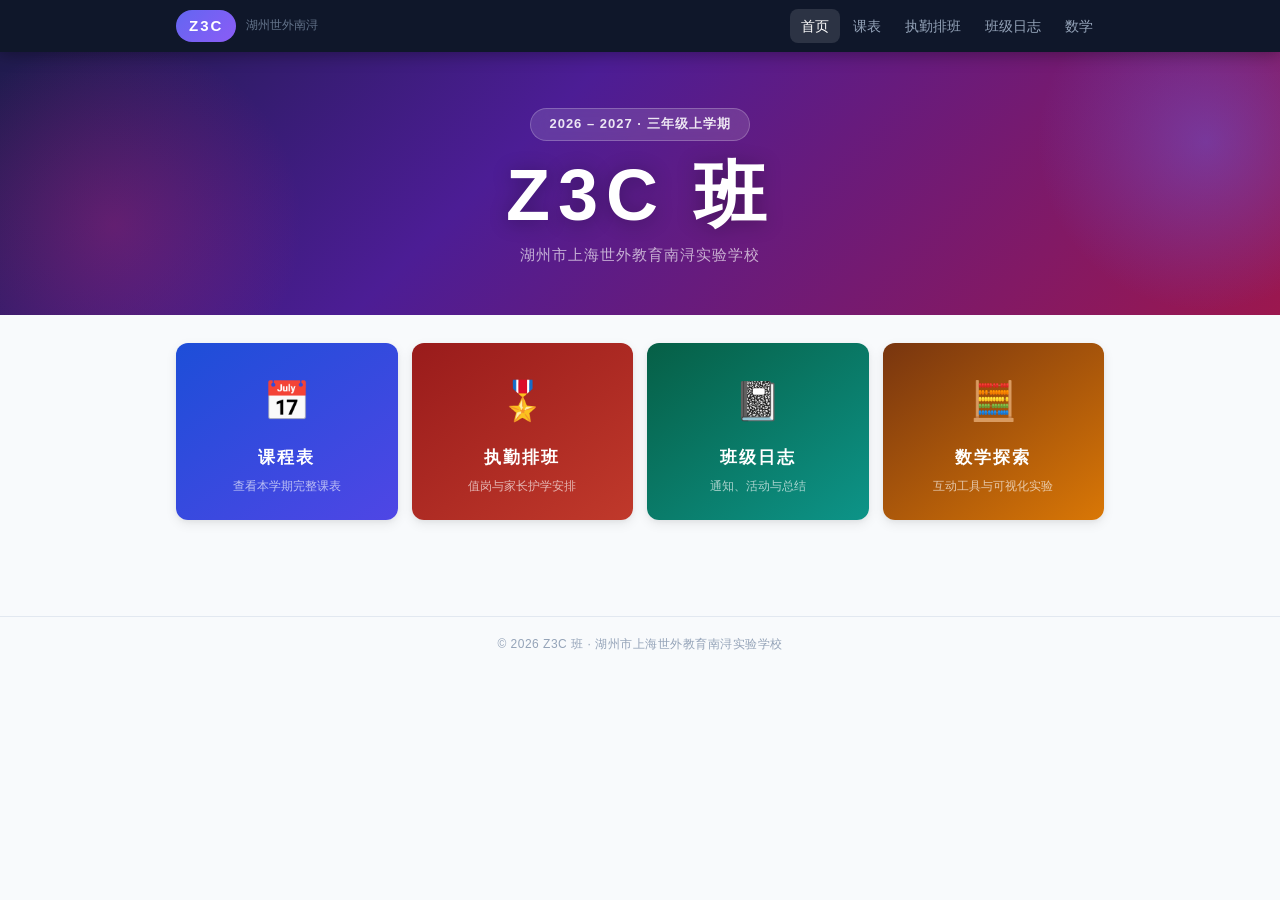
<file: index.html>
<!DOCTYPE html>
<html lang="zh-CN">
<head>
  <meta charset="UTF-8">
  <meta name="viewport" content="width=device-width, initial-scale=1.0">
  <title>Z3C 班 · 主页</title>
  <link rel="stylesheet" href="css/style.css">
</head>
<body>

<nav>
  <div class="nav-inner">
    <a class="nav-brand" href="index.html">
      <span class="class-badge">Z3C</span>
      <span class="school-name">湖州世外南浔</span>
    </a>
    <ul class="nav-links">
      <li><a href="index.html" class="active">首页</a></li>
      <li><a href="schedule.html">课表</a></li>
      <li><a href="duty.html">执勤排班</a></li>
      <li><a href="journal.html">班级日志</a></li>
      <li><a href="math.html">数学</a></li>
    </ul>
  </div>
</nav>

<!-- Hero -->
<div class="hero">
  <div class="hero-inner">
    <div class="hero-chip">2026 – 2027 · 三年级上学期</div>
    <h1>Z3C 班</h1>
    <p class="hero-sub">湖州市上海世外教育南浔实验学校</p>
  </div>
</div>

<main class="page">
  <div class="nav-grid">
    <a href="schedule.html" class="nav-card nav-card-blue">
      <div class="card-icon">📅</div>
      <div class="card-label">课程表</div>
      <div class="card-desc">查看本学期完整课表</div>
    </a>
    <a href="duty.html" class="nav-card nav-card-red">
      <div class="card-icon">🎖️</div>
      <div class="card-label">执勤排班</div>
      <div class="card-desc">值岗与家长护学安排</div>
    </a>
    <a href="journal.html" class="nav-card nav-card-green">
      <div class="card-icon">📓</div>
      <div class="card-label">班级日志</div>
      <div class="card-desc">通知、活动与总结</div>
    </a>
    <a href="math.html" class="nav-card nav-card-amber">
      <div class="card-icon">🧮</div>
      <div class="card-label">数学探索</div>
      <div class="card-desc">互动工具与可视化实验</div>
    </a>
  </div>
</main>

<footer>© 2026 Z3C 班 · 湖州市上海世外教育南浔实验学校</footer>

</body>
</html>
</file>
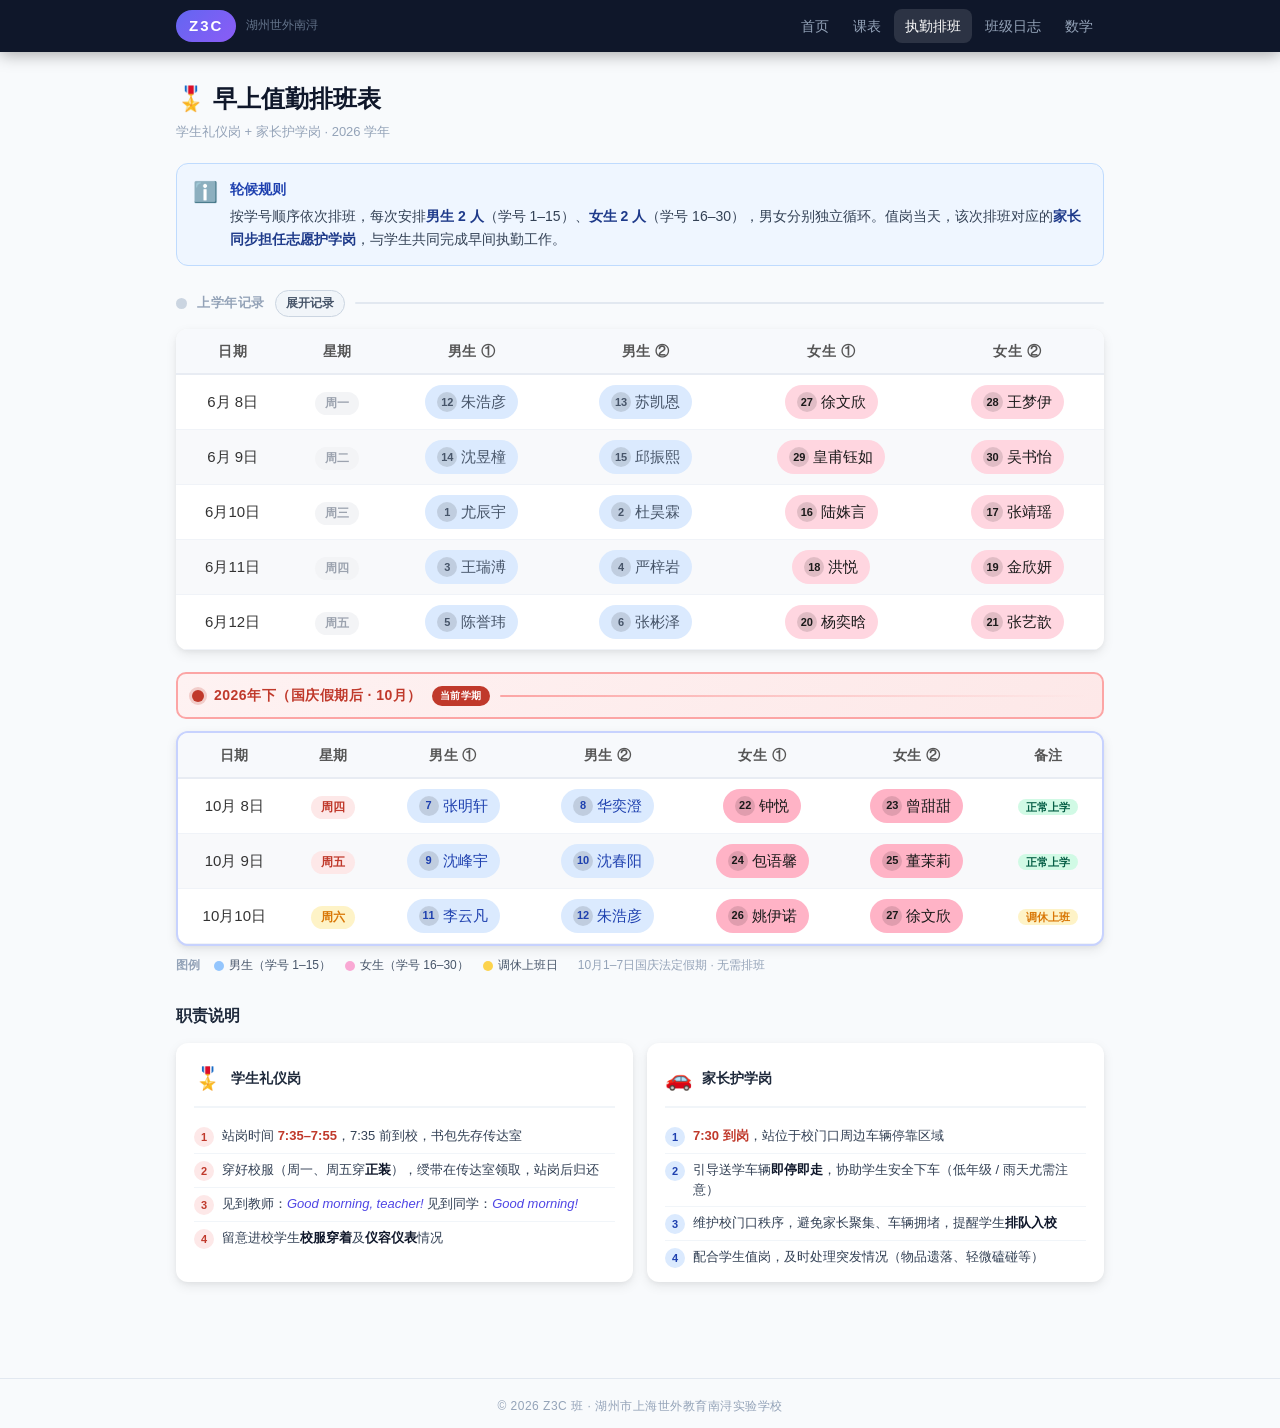
<file: duty.html>
<!DOCTYPE html>
<html lang="zh-CN">
<head>
  <meta charset="UTF-8">
  <meta name="viewport" content="width=device-width, initial-scale=1.0">
  <title>执勤排班 · Z3C 班</title>
  <link rel="stylesheet" href="css/style.css">
</head>
<body>

<nav>
  <div class="nav-inner">
    <a class="nav-brand" href="index.html">
      <span class="class-badge">Z3C</span>
      <span class="school-name">湖州世外南浔</span>
    </a>
    <ul class="nav-links">
      <li><a href="index.html">首页</a></li>
      <li><a href="schedule.html">课表</a></li>
      <li><a href="duty.html" class="active">执勤排班</a></li>
      <li><a href="journal.html">班级日志</a></li>
      <li><a href="math.html">数学</a></li>
    </ul>
  </div>
</nav>

<main class="page">
  <div class="page-header">
    <h1>🎖️ 早上值勤排班表</h1>
    <p>学生礼仪岗 + 家长护学岗 · 2026 学年</p>
  </div>

  <!-- ── 轮候规则说明 ── -->
  <div class="duty-rule-card">
    <span class="duty-rule-icon">ℹ️</span>
    <div class="duty-rule-body">
      <div class="duty-rule-title">轮候规则</div>
      <p>按学号顺序依次排班，每次安排<strong>男生 2 人</strong>（学号 1–15）、<strong>女生 2 人</strong>（学号 16–30），男女分别独立循环。值岗当天，该次排班对应的<strong>家长同步担任志愿护学岗</strong>，与学生共同完成早间执勤工作。</p>
    </div>
  </div>

  <!-- ── 上学年历史记录 ── -->
  <div class="section-block sec-past">
    <div class="s-dot"></div>
    <span class="s-label">上学年记录</span>
    <div class="s-line"></div>
  </div>

  <div class="duty-table-wrap">
    <table class="duty-table">
      <thead>
        <tr>
          <th>日期</th>
          <th>星期</th>
          <th>男生 ①</th>
          <th>男生 ②</th>
          <th>女生 ①</th>
          <th>女生 ②</th>
        </tr>
      </thead>
      <tbody>
        <tr>
          <td>6月 8日</td>
          <td><span class="wk-pill wk-past">周一</span></td>
          <td><span class="chip chip-boy-past"><span class="num">12</span>朱浩彦</span></td>
          <td><span class="chip chip-boy-past"><span class="num">13</span>苏凯恩</span></td>
          <td><span class="chip chip-girl-past"><span class="num">27</span>徐文欣</span></td>
          <td><span class="chip chip-girl-past"><span class="num">28</span>王梦伊</span></td>
        </tr>
        <tr>
          <td>6月 9日</td>
          <td><span class="wk-pill wk-past">周二</span></td>
          <td><span class="chip chip-boy-past"><span class="num">14</span>沈昱橦</span></td>
          <td><span class="chip chip-boy-past"><span class="num">15</span>邱振熙</span></td>
          <td><span class="chip chip-girl-past"><span class="num">29</span>皇甫钰如</span></td>
          <td><span class="chip chip-girl-past"><span class="num">30</span>吴书怡</span></td>
        </tr>
        <tr>
          <td>6月10日</td>
          <td><span class="wk-pill wk-past">周三</span></td>
          <td><span class="chip chip-boy-past"><span class="num">1</span>尤辰宇</span></td>
          <td><span class="chip chip-boy-past"><span class="num">2</span>杜昊霖</span></td>
          <td><span class="chip chip-girl-past"><span class="num">16</span>陆姝言</span></td>
          <td><span class="chip chip-girl-past"><span class="num">17</span>张靖瑶</span></td>
        </tr>
        <tr>
          <td>6月11日</td>
          <td><span class="wk-pill wk-past">周四</span></td>
          <td><span class="chip chip-boy-past"><span class="num">3</span>王瑞溥</span></td>
          <td><span class="chip chip-boy-past"><span class="num">4</span>严梓岩</span></td>
          <td><span class="chip chip-girl-past"><span class="num">18</span>洪悦</span></td>
          <td><span class="chip chip-girl-past"><span class="num">19</span>金欣妍</span></td>
        </tr>
        <tr>
          <td>6月12日</td>
          <td><span class="wk-pill wk-past">周五</span></td>
          <td><span class="chip chip-boy-past"><span class="num">5</span>陈誉玮</span></td>
          <td><span class="chip chip-boy-past"><span class="num">6</span>张彬泽</span></td>
          <td><span class="chip chip-girl-past"><span class="num">20</span>杨奕晗</span></td>
          <td><span class="chip chip-girl-past"><span class="num">21</span>张艺歆</span></td>
        </tr>
      </tbody>
    </table>
  </div>
  <p class="scroll-hint">← 左右滑动 →</p>

  <!-- ── 当前学期 ── -->
  <div class="sec-now-wrap">
    <div class="s-dot"></div>
    <span class="s-label">2026年下（国庆假期后 · 10月）</span>
    <span class="s-badge">当前学期</span>
    <div class="s-line"></div>
  </div>

  <div class="duty-table-wrap">
    <table class="duty-table">
      <thead>
        <tr>
          <th>日期</th>
          <th>星期</th>
          <th>男生 ①</th>
          <th>男生 ②</th>
          <th>女生 ①</th>
          <th>女生 ②</th>
          <th>备注</th>
        </tr>
      </thead>
      <tbody>
        <tr>
          <td>10月 8日</td>
          <td><span class="wk-pill wk-now">周四</span></td>
          <td><span class="chip chip-boy-now"><span class="num">7</span>张明轩</span></td>
          <td><span class="chip chip-boy-now"><span class="num">8</span>华奕澄</span></td>
          <td><span class="chip chip-girl-now"><span class="num">22</span>钟悦</span></td>
          <td><span class="chip chip-girl-now"><span class="num">23</span>曾甜甜</span></td>
          <td><span class="note-pill note-normal">正常上学</span></td>
        </tr>
        <tr>
          <td>10月 9日</td>
          <td><span class="wk-pill wk-now">周五</span></td>
          <td><span class="chip chip-boy-now"><span class="num">9</span>沈峰宇</span></td>
          <td><span class="chip chip-boy-now"><span class="num">10</span>沈春阳</span></td>
          <td><span class="chip chip-girl-now"><span class="num">24</span>包语馨</span></td>
          <td><span class="chip chip-girl-now"><span class="num">25</span>董茉莉</span></td>
          <td><span class="note-pill note-normal">正常上学</span></td>
        </tr>
        <tr>
          <td>10月10日</td>
          <td><span class="wk-pill wk-sat">周六</span></td>
          <td><span class="chip chip-boy-now"><span class="num">11</span>李云凡</span></td>
          <td><span class="chip chip-boy-now"><span class="num">12</span>朱浩彦</span></td>
          <td><span class="chip chip-girl-now"><span class="num">26</span>姚伊诺</span></td>
          <td><span class="chip chip-girl-now"><span class="num">27</span>徐文欣</span></td>
          <td><span class="note-pill note-class">调休上班</span></td>
        </tr>
      </tbody>
    </table>
  </div>
  <p class="scroll-hint">← 左右滑动 →</p>

  <!-- Legend -->
  <div class="legend-row" style="padding:10px 0 0;">
    <span class="legend-title">图例</span>
    <span class="legend-item"><span class="ld ld-boy"></span>男生（学号 1–15）</span>
    <span class="legend-item"><span class="ld ld-girl"></span>女生（学号 16–30）</span>
    <span class="legend-item"><span class="ld ld-sat"></span>调休上班日</span>
    <span style="font-size:12px;color:#94a3b8;margin-left:6px;">10月1–7日国庆法定假期 · 无需排班</span>
  </div>

  <!-- Responsibility cards -->
  <div style="margin-top:28px;">
    <div style="font-size:16px;font-weight:700;color:#1e293b;margin-bottom:14px;">职责说明</div>
    <div class="duty-cards">

      <!-- 学生礼仪岗 -->
      <div class="resp-card">
        <div class="resp-head">
          <span class="resp-icon">🎖️</span>
          <span class="resp-title">学生礼仪岗</span>
        </div>
        <ul class="resp-list">
          <li>
            <span class="resp-num rn-red">1</span>
            <span>站岗时间 <span class="hl-red">7:35–7:55</span>，7:35 前到校，书包先存传达室</span>
          </li>
          <li>
            <span class="resp-num rn-red">2</span>
            <span>穿好校服（周一、周五穿<span class="hl">正装</span>），绶带在传达室领取，站岗后归还</span>
          </li>
          <li>
            <span class="resp-num rn-red">3</span>
            <span>见到教师：<span class="hl-en">Good morning, teacher!</span>&nbsp;见到同学：<span class="hl-en">Good morning!</span></span>
          </li>
          <li>
            <span class="resp-num rn-red">4</span>
            <span>留意进校学生<span class="hl">校服穿着</span>及<span class="hl">仪容仪表</span>情况</span>
          </li>
        </ul>
      </div>

      <!-- 家长护学岗 -->
      <div class="resp-card">
        <div class="resp-head">
          <span class="resp-icon">🚗</span>
          <span class="resp-title">家长护学岗</span>
        </div>
        <ul class="resp-list">
          <li>
            <span class="resp-num rn-blue">1</span>
            <span><span class="hl-red">7:30 到岗</span>，站位于校门口周边车辆停靠区域</span>
          </li>
          <li>
            <span class="resp-num rn-blue">2</span>
            <span>引导送学车辆<span class="hl">即停即走</span>，协助学生安全下车（低年级 / 雨天尤需注意）</span>
          </li>
          <li>
            <span class="resp-num rn-blue">3</span>
            <span>维护校门口秩序，避免家长聚集、车辆拥堵，提醒学生<span class="hl">排队入校</span></span>
          </li>
          <li>
            <span class="resp-num rn-blue">4</span>
            <span>配合学生值岗，及时处理突发情况（物品遗落、轻微磕碰等）</span>
          </li>
        </ul>
      </div>

    </div>
  </div>

</main>

<footer>© 2026 Z3C 班 · 湖州市上海世外教育南浔实验学校</footer>

<script>
(function () {

  /* ── ICS helpers ──────────────────────────────────────── */

  function pad(n) { return n < 10 ? '0' + n : '' + n; }

  function parseDate(text, year) {
    var m = text.match(/(\d+)月\s*(\d+)日/);
    if (!m) return null;
    return { y: year, mo: +m[1], d: +m[2] };
  }

  function chipText(chip) {
    var num  = chip.querySelector('.num');
    var n    = num ? num.textContent.trim() : '';
    var full = chip.textContent.trim();
    return (n ? n + ' ' : '') + full.replace(n, '').trim();
  }

  function makeICS(date, boyChips, girlChips, noteText) {
    var ds    = date.y + '' + pad(date.mo) + pad(date.d);
    var boys  = boyChips.map(chipText).join('  ');
    var girls = girlChips.map(chipText).join('  ');

    var lines = [
      '男生：' + boys,
      '女生：' + girls,
      '',
      '【学生礼仪岗】7:35–7:55',
      '· 7:35 前到校，书包先存传达室，绶带领取后归还',
      '· 周一、周五穿正装，其余日穿校服',
      '· 见教师：Good morning\\, teacher! 见同学：Good morning!',
      '· 留意进校同学校服穿着及仪容仪表',
      '',
      '【家长护学岗】7:30 到岗',
      '· 站于校门口周边车辆停靠区',
      '· 引导送学车辆即停即走，协助低年级/雨天安全下车',
      '· 维护秩序，避免聚集堵车，提醒学生排队入校',
      '· 配合处理突发情况（遗落物品、轻微磕碰等）'
    ];

    return [
      'BEGIN:VCALENDAR',
      'VERSION:2.0',
      'PRODID:-//Z3C班//执勤排班//CN',
      'BEGIN:VEVENT',
      'UID:z3c-duty-' + ds + '@z3c',
      'DTSTART:' + ds + 'T073000',
      'DTEND:'   + ds + 'T080000',
      'SUMMARY:📋 Z3C 早上执勤',
      'DESCRIPTION:' + lines.join('\\n'),
      'END:VEVENT',
      'END:VCALENDAR'
    ].join('\r\n');
  }

  function openICS(ics, filename) {
    var blob = new Blob([ics], { type: 'text/calendar;charset=utf-8' });
    var url  = URL.createObjectURL(blob);
    var a    = document.createElement('a');
    a.href     = url;
    a.download = filename + '.ics';
    a.style.display = 'none';
    document.body.appendChild(a);
    a.click();
    setTimeout(function () {
      document.body.removeChild(a);
      URL.revokeObjectURL(url);
    }, 1000);
  }

  /* ── Card builder ──────────────────────────────────────── */

  function buildCards(tableWrap, isPast, year) {
    var table = tableWrap.querySelector('.duty-table');
    if (!table) return null;
    var rows = table.querySelectorAll('tbody tr');
    var container = document.createElement('div');
    container.className = 'duty-mobile-cards';

    rows.forEach(function (row) {
      var tds = row.querySelectorAll('td');
      if (tds.length < 5) return;

      var card = document.createElement('div');
      card.className = 'duty-mobile-card' + (isPast ? ' dmc-past' : '');

      /* Header: date + weekday pill + spacer + optional note pill + cal btn */
      var header = document.createElement('div');
      header.className = 'dmc-header';

      var dateEl = document.createElement('span');
      dateEl.className = 'dmc-date';
      dateEl.textContent = tds[0].textContent.trim();
      header.appendChild(dateEl);

      var wkEl = tds[1].querySelector('.wk-pill');
      if (wkEl) header.appendChild(wkEl.cloneNode(true));

      var spacer = document.createElement('span');
      spacer.className = 'dmc-header-space';
      header.appendChild(spacer);

      var notePillEl = tds[6] ? tds[6].querySelector('.note-pill') : null;
      if (notePillEl) header.appendChild(notePillEl.cloneNode(true));
      card.appendChild(header);
      /* Chip rows — track last row to inline the cal button */
      var chipsDiv = document.createElement('div');
      chipsDiv.className = 'dmc-chips';
      var boyChips = [], girlChips = [], lastChipRow;

      if (isPast) {
        /* Past records: all 4 chips on one row */
        var singleRow = document.createElement('div');
        singleRow.className = 'dmc-chips-row';
        [2, 3, 4, 5].forEach(function (ci) {
          var chip = tds[ci] && tds[ci].querySelector('.chip');
          if (chip) singleRow.appendChild(chip.cloneNode(true));
        });
        chipsDiv.appendChild(singleRow);
        lastChipRow = singleRow;
      } else {
        /* Current term: boys row + girls row */
        [[2, 3], [4, 5]].forEach(function (pair, pairIdx) {
          var chipRow = document.createElement('div');
          chipRow.className = 'dmc-chips-row';
          pair.forEach(function (ci) {
            var chip = tds[ci] && tds[ci].querySelector('.chip');
            if (chip) {
              chipRow.appendChild(chip.cloneNode(true));
              (pairIdx === 0 ? boyChips : girlChips).push(chip);
            }
          });
          chipsDiv.appendChild(chipRow);
          lastChipRow = chipRow;
        });
      }
      card.appendChild(chipsDiv);

      /* Calendar button — only for current term, inlined at end of girls row */
      var date = parseDate(tds[0].textContent.trim(), year);
      if (date && !isPast) {
        var noteText = notePillEl ? notePillEl.textContent.trim() : '';
        var ics      = makeICS(date, boyChips, girlChips, noteText);
        var filename = '执勤-' + date.y + pad(date.mo) + pad(date.d);

        var btn = document.createElement('button');
        btn.className = 'dmc-cal-btn';
        btn.innerHTML = '<span class="dmc-cal-icon">📅</span>添加到日历';
        btn.addEventListener('click', (function (i, f) {
          return function () { openICS(i, f); };
        })(ics, filename));
        lastChipRow.appendChild(btn);
      }

      container.appendChild(card);
    });
    return container;
  }

  /* ── Layout toggle ─────────────────────────────────────── */

  var YEARS = [2025, 2026];

  function applyLayout() {
    var mobile      = window.innerWidth < 700;
    var tableWraps  = document.querySelectorAll('.duty-table-wrap');
    var scrollHints = document.querySelectorAll('.scroll-hint');
    var secPast     = document.querySelector('.sec-past');

    tableWraps.forEach(function (wrap, idx) {
      var next     = wrap.nextElementSibling;
      var mobileEl = (next && next.classList.contains('duty-cards-mobile')) ? next : null;

      if (mobile) {
        if (!mobileEl) {
          var cards = buildCards(wrap, idx === 0, YEARS[idx] || 2026);
          if (cards) {
            mobileEl = document.createElement('div');
            mobileEl.className = 'duty-cards-mobile';
            mobileEl.appendChild(cards);
            wrap.insertAdjacentElement('afterend', mobileEl);
          }
        }
        wrap.style.display = 'none';
        if (mobileEl) {
          if (idx === 0) {
            if (!mobileEl.hasAttribute('data-init')) {
              mobileEl.setAttribute('data-init', '1');
              mobileEl.style.display = 'none';
            }
          } else {
            mobileEl.style.display = 'block';
          }
        }
      } else {
        wrap.style.display = '';
        if (mobileEl) mobileEl.style.display = 'none';
      }
    });

    scrollHints.forEach(function (hint) {
      hint.style.display = mobile ? 'none' : '';
    });

    if (secPast) {
      if (mobile) {
        secPast.classList.add('sec-past-toggle');
        if (!secPast._toggleReady) {
          secPast._toggleReady = true;
          var expandBtn = document.createElement('span');
          expandBtn.className = 'sec-past-expand-btn';
          expandBtn.textContent = '展开记录';
          var sline = secPast.querySelector('.s-line');
          secPast.insertBefore(expandBtn, sline);
          secPast.addEventListener('click', function () {
            if (window.innerWidth >= 700) return;
            var pastMobile = document.querySelector('.duty-cards-mobile');
            if (!pastMobile) return;
            var opening = pastMobile.style.display === 'none' || pastMobile.style.display === '';
            pastMobile.style.display = opening ? 'block' : 'none';
            expandBtn.textContent = opening ? '收起 ▲' : '展开记录';
            expandBtn.classList.toggle('sec-past-expand-open', opening);
            secPast.classList.toggle('sec-past-open', opening);
          });
        }
      } else {
        secPast.classList.remove('sec-past-toggle', 'sec-past-open');
        var btn = secPast.querySelector('.sec-past-expand-btn');
        if (btn) { btn.textContent = '展开记录'; btn.classList.remove('sec-past-expand-open'); }
      }
    }
  }

  document.addEventListener('DOMContentLoaded', applyLayout);
  window.addEventListener('resize', applyLayout);
})();
</script>


</body>
</html>
</file>
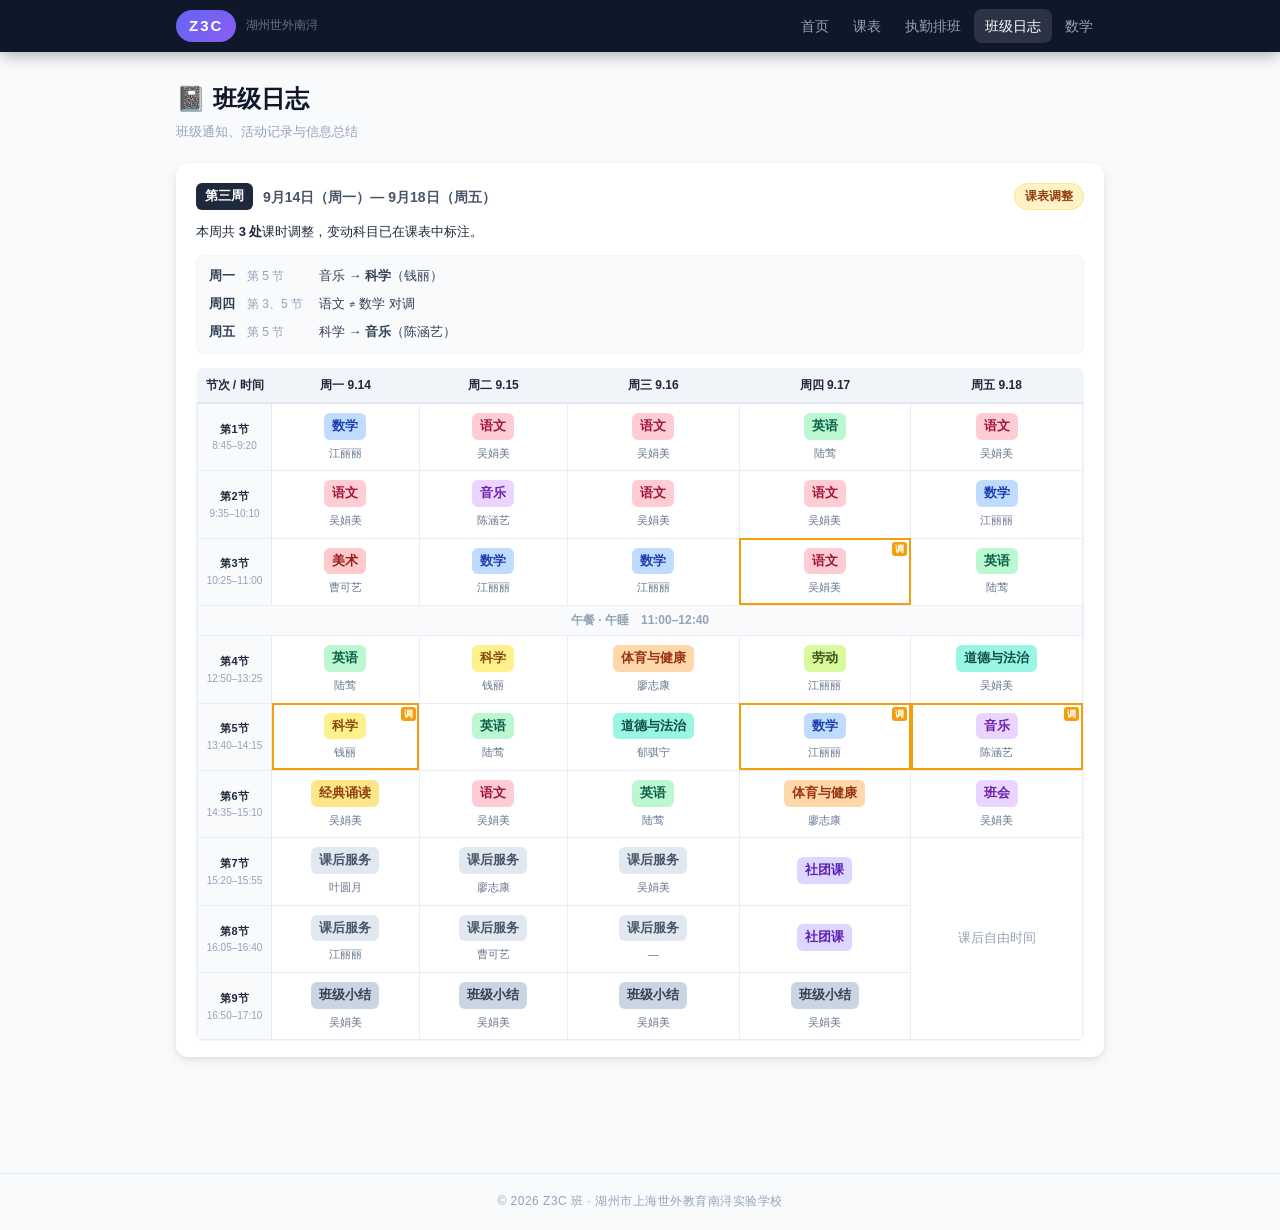
<file: journal.html>
<!DOCTYPE html>
<html lang="zh-CN">
<head>
  <meta charset="UTF-8">
  <meta name="viewport" content="width=device-width, initial-scale=1.0">
  <title>班级日志 · Z3C 班</title>
  <link rel="stylesheet" href="css/style.css">
</head>
<body>

<nav>
  <div class="nav-inner">
    <a class="nav-brand" href="index.html">
      <span class="class-badge">Z3C</span>
      <span class="school-name">湖州世外南浔</span>
    </a>
    <ul class="nav-links">
      <li><a href="index.html">首页</a></li>
      <li><a href="schedule.html">课表</a></li>
      <li><a href="duty.html">执勤排班</a></li>
      <li><a href="journal.html" class="active">班级日志</a></li>
      <li><a href="math.html">数学</a></li>
    </ul>
  </div>
</nav>

<main class="page">
  <div class="page-header">
    <h1>📓 班级日志</h1>
    <p>班级通知、活动记录与信息总结</p>
  </div>

  <!-- ── 第三周临时课表 ── -->
  <div class="journal-entry">
    <div class="je-header">
      <span class="je-week-badge">第三周</span>
      <span class="je-date">9月14日（周一）— 9月18日（周五）</span>
      <span class="je-tag je-tag-adj">课表调整</span>
    </div>

    <p class="je-note">本周共 <strong>3 处</strong>课时调整，变动科目已在课表中标注。</p>

    <div class="je-changes">
      <div class="jec-row">
        <span class="jec-day">周一</span>
        <span class="jec-period">第 5 节</span>
        <span class="jec-desc">音乐 → <strong>科学</strong>（钱丽）</span>
      </div>
      <div class="jec-row">
        <span class="jec-day">周四</span>
        <span class="jec-period">第 3、5 节</span>
        <span class="jec-desc">语文 ⇌ 数学 对调</span>
      </div>
      <div class="jec-row">
        <span class="jec-day">周五</span>
        <span class="jec-period">第 5 节</span>
        <span class="jec-desc">科学 → <strong>音乐</strong>（陈涵艺）</span>
      </div>
    </div>

    <div class="je-table-wrap">
      <table class="je-sched-table">
        <thead>
          <tr>
            <th>节次 / 时间</th>
            <th>周一 9.14</th>
            <th>周二 9.15</th>
            <th>周三 9.16</th>
            <th>周四 9.17</th>
            <th>周五 9.18</th>
          </tr>
        </thead>
        <tbody>
          <tr>
            <td class="jst-period">第1节<span>8:45–9:20</span></td>
            <td class="subj-cell s-math"><div class="subj-tag">数学</div><span class="subj-teacher">江丽丽</span></td>
            <td class="subj-cell s-chinese"><div class="subj-tag">语文</div><span class="subj-teacher">吴娟美</span></td>
            <td class="subj-cell s-chinese"><div class="subj-tag">语文</div><span class="subj-teacher">吴娟美</span></td>
            <td class="subj-cell s-english"><div class="subj-tag">英语</div><span class="subj-teacher">陆莺</span></td>
            <td class="subj-cell s-chinese"><div class="subj-tag">语文</div><span class="subj-teacher">吴娟美</span></td>
          </tr>
          <tr>
            <td class="jst-period">第2节<span>9:35–10:10</span></td>
            <td class="subj-cell s-chinese"><div class="subj-tag">语文</div><span class="subj-teacher">吴娟美</span></td>
            <td class="subj-cell s-music"><div class="subj-tag">音乐</div><span class="subj-teacher">陈涵艺</span></td>
            <td class="subj-cell s-chinese"><div class="subj-tag">语文</div><span class="subj-teacher">吴娟美</span></td>
            <td class="subj-cell s-chinese"><div class="subj-tag">语文</div><span class="subj-teacher">吴娟美</span></td>
            <td class="subj-cell s-math"><div class="subj-tag">数学</div><span class="subj-teacher">江丽丽</span></td>
          </tr>
          <tr>
            <td class="jst-period">第3节<span>10:25–11:00</span></td>
            <td class="subj-cell s-art"><div class="subj-tag">美术</div><span class="subj-teacher">曹可艺</span></td>
            <td class="subj-cell s-math"><div class="subj-tag">数学</div><span class="subj-teacher">江丽丽</span></td>
            <td class="subj-cell s-math"><div class="subj-tag">数学</div><span class="subj-teacher">江丽丽</span></td>
            <td class="subj-cell s-chinese je-cell-changed"><div class="subj-tag">语文</div><span class="subj-teacher">吴娟美</span><span class="je-change-badge">调</span></td>
            <td class="subj-cell s-english"><div class="subj-tag">英语</div><span class="subj-teacher">陆莺</span></td>
          </tr>
          <tr>
            <td class="jst-lunch" colspan="6">午餐 · 午睡　11:00–12:40</td>
          </tr>
          <tr>
            <td class="jst-period">第4节<span>12:50–13:25</span></td>
            <td class="subj-cell s-english"><div class="subj-tag">英语</div><span class="subj-teacher">陆莺</span></td>
            <td class="subj-cell s-science"><div class="subj-tag">科学</div><span class="subj-teacher">钱丽</span></td>
            <td class="subj-cell s-pe"><div class="subj-tag">体育与健康</div><span class="subj-teacher">廖志康</span></td>
            <td class="subj-cell s-labor"><div class="subj-tag">劳动</div><span class="subj-teacher">江丽丽</span></td>
            <td class="subj-cell s-moral"><div class="subj-tag">道德与法治</div><span class="subj-teacher">吴娟美</span></td>
          </tr>
          <tr>
            <td class="jst-period">第5节<span>13:40–14:15</span></td>
            <td class="subj-cell s-science je-cell-changed"><div class="subj-tag">科学</div><span class="subj-teacher">钱丽</span><span class="je-change-badge">调</span></td>
            <td class="subj-cell s-english"><div class="subj-tag">英语</div><span class="subj-teacher">陆莺</span></td>
            <td class="subj-cell s-moral"><div class="subj-tag">道德与法治</div><span class="subj-teacher">郁骐宁</span></td>
            <td class="subj-cell s-math je-cell-changed"><div class="subj-tag">数学</div><span class="subj-teacher">江丽丽</span><span class="je-change-badge">调</span></td>
            <td class="subj-cell s-music je-cell-changed"><div class="subj-tag">音乐</div><span class="subj-teacher">陈涵艺</span><span class="je-change-badge">调</span></td>
          </tr>
          <tr>
            <td class="jst-period">第6节<span>14:35–15:10</span></td>
            <td class="subj-cell s-classic"><div class="subj-tag">经典诵读</div><span class="subj-teacher">吴娟美</span></td>
            <td class="subj-cell s-chinese"><div class="subj-tag">语文</div><span class="subj-teacher">吴娟美</span></td>
            <td class="subj-cell s-english"><div class="subj-tag">英语</div><span class="subj-teacher">陆莺</span></td>
            <td class="subj-cell s-pe"><div class="subj-tag">体育与健康</div><span class="subj-teacher">廖志康</span></td>
            <td class="subj-cell s-meeting"><div class="subj-tag">班会</div><span class="subj-teacher">吴娟美</span></td>
          </tr>
          <tr>
            <td class="jst-period">第7节<span>15:20–15:55</span></td>
            <td class="subj-cell s-after"><div class="subj-tag">课后服务</div><span class="subj-teacher">叶圆月</span></td>
            <td class="subj-cell s-after"><div class="subj-tag">课后服务</div><span class="subj-teacher">廖志康</span></td>
            <td class="subj-cell s-after"><div class="subj-tag">课后服务</div><span class="subj-teacher">吴娟美</span></td>
            <td class="subj-cell s-club"><div class="subj-tag">社团课</div></td>
            <td class="subj-cell jst-free" colspan="1" rowspan="3" style="vertical-align:middle;text-align:center;color:#94a3b8;font-size:13px;">课后自由时间</td>
          </tr>
          <tr>
            <td class="jst-period">第8节<span>16:05–16:40</span></td>
            <td class="subj-cell s-after"><div class="subj-tag">课后服务</div><span class="subj-teacher">江丽丽</span></td>
            <td class="subj-cell s-after"><div class="subj-tag">课后服务</div><span class="subj-teacher">曹可艺</span></td>
            <td class="subj-cell s-after"><div class="subj-tag">课后服务</div><span class="subj-teacher">—</span></td>
            <td class="subj-cell s-club"><div class="subj-tag">社团课</div></td>
          </tr>
          <tr>
            <td class="jst-period">第9节<span>16:50–17:10</span></td>
            <td class="subj-cell s-summary"><div class="subj-tag">班级小结</div><span class="subj-teacher">吴娟美</span></td>
            <td class="subj-cell s-summary"><div class="subj-tag">班级小结</div><span class="subj-teacher">吴娟美</span></td>
            <td class="subj-cell s-summary"><div class="subj-tag">班级小结</div><span class="subj-teacher">吴娟美</span></td>
            <td class="subj-cell s-summary"><div class="subj-tag">班级小结</div><span class="subj-teacher">吴娟美</span></td>
          </tr>
        </tbody>
      </table>
    </div>
  </div>

</main>

<footer>© 2026 Z3C 班 · 湖州市上海世外教育南浔实验学校</footer>

</body>
</html>
</file>
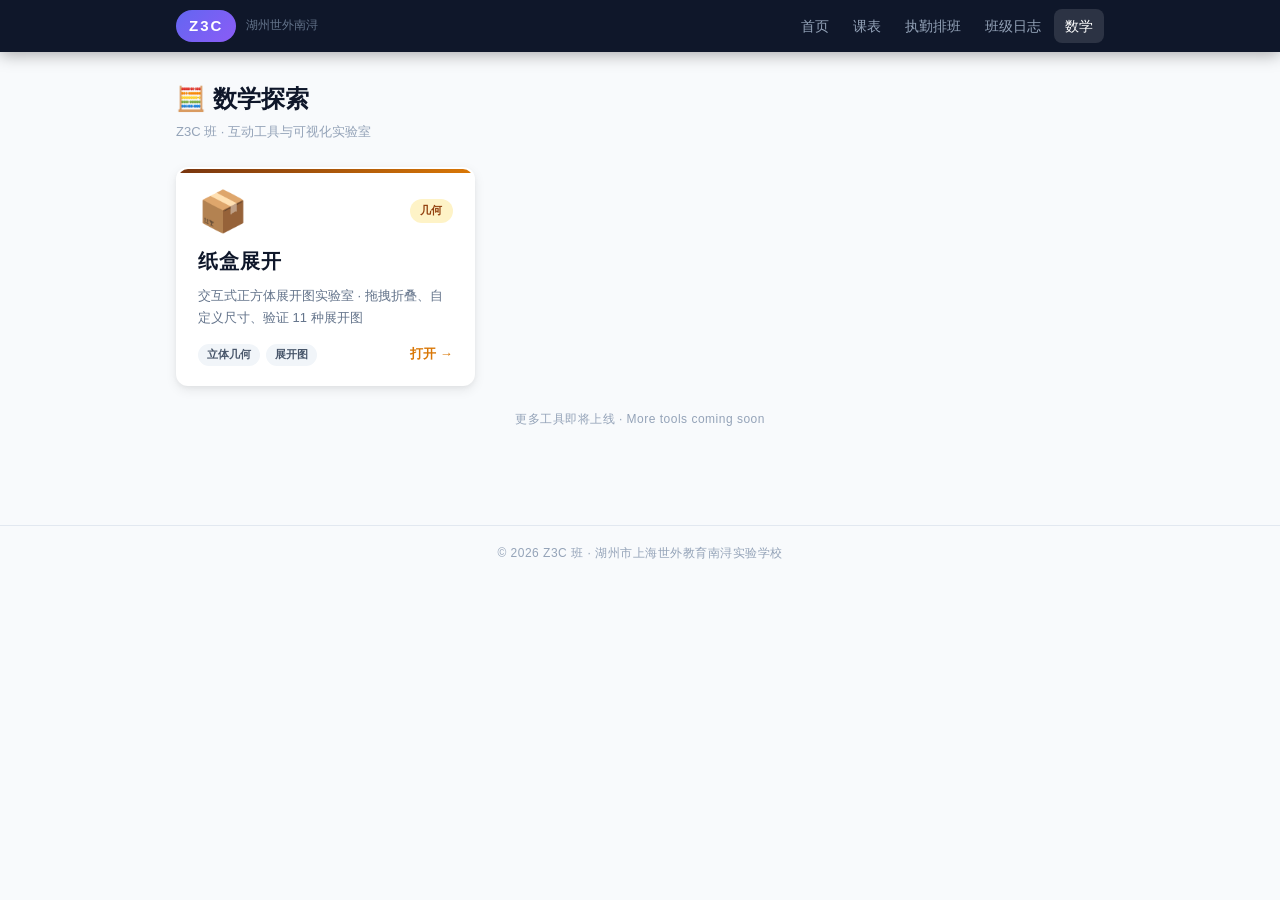
<file: math.html>
<!DOCTYPE html>
<html lang="zh-CN">
<head>
  <meta charset="UTF-8">
  <meta name="viewport" content="width=device-width, initial-scale=1.0">
  <title>数学探索 · Z3C 班</title>
  <link rel="stylesheet" href="css/style.css">
</head>
<body>

<nav>
  <div class="nav-inner">
    <a class="nav-brand" href="index.html">
      <span class="class-badge">Z3C</span>
      <span class="school-name">湖州世外南浔</span>
    </a>
    <ul class="nav-links">
      <li><a href="index.html">首页</a></li>
      <li><a href="schedule.html">课表</a></li>
      <li><a href="duty.html">执勤排班</a></li>
      <li><a href="journal.html">班级日志</a></li>
      <li><a href="math.html" class="active">数学</a></li>
    </ul>
  </div>
</nav>

<main class="page">
  <div class="page-header">
    <h1>🧮 数学探索</h1>
    <p>Z3C 班 · 互动工具与可视化实验室</p>
  </div>

  <div class="math-tool-grid">

    <a href="math-box-net.html" class="math-tool-card" target="_blank">
      <div class="math-tool-top">
        <div class="math-tool-icon">📦</div>
        <div class="math-tool-badge">几何</div>
      </div>
      <div class="math-tool-name">纸盒展开</div>
      <div class="math-tool-desc">
        交互式正方体展开图实验室 · 拖拽折叠、自定义尺寸、验证 11 种展开图
      </div>
      <div class="math-tool-footer">
        <span class="math-tool-tag">立体几何</span>
        <span class="math-tool-tag">展开图</span>
        <span class="math-tool-launch">打开 →</span>
      </div>
    </a>

  </div>

  <p class="math-more-hint">更多工具即将上线 · More tools coming soon</p>

</main>

<footer>© 2026 Z3C 班 · 湖州市上海世外教育南浔实验学校</footer>

</body>
</html>
</file>
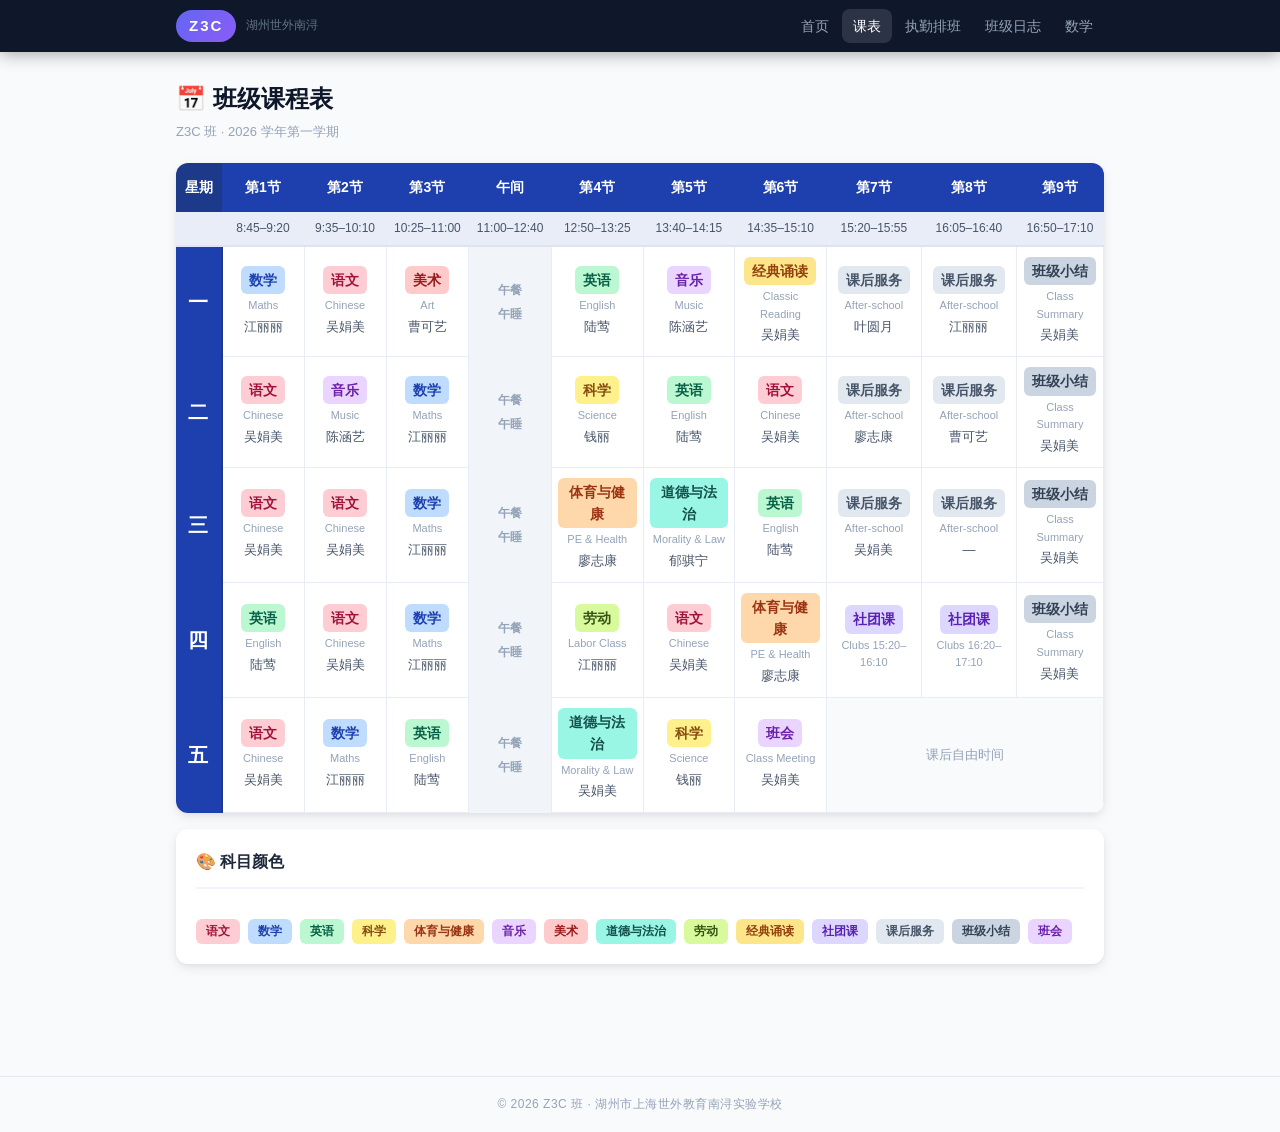
<file: schedule.html>
<!DOCTYPE html>
<html lang="zh-CN">
<head>
  <meta charset="UTF-8">
  <meta name="viewport" content="width=device-width, initial-scale=1.0">
  <title>课程表 · Z3C 班</title>
  <link rel="stylesheet" href="css/style.css">
</head>
<body>

<nav>
  <div class="nav-inner">
    <a class="nav-brand" href="index.html">
      <span class="class-badge">Z3C</span>
      <span class="school-name">湖州世外南浔</span>
    </a>
    <ul class="nav-links">
      <li><a href="index.html">首页</a></li>
      <li><a href="schedule.html" class="active">课表</a></li>
      <li><a href="duty.html">执勤排班</a></li>
      <li><a href="journal.html">班级日志</a></li>
      <li><a href="math.html">数学</a></li>
    </ul>
  </div>
</nav>

<main class="page">
  <div class="page-header">
    <h1>📅 班级课程表</h1>
    <p>Z3C 班 · 2026 学年第一学期</p>
  </div>

  <div class="scroll-wrap">
    <table class="sched-table">
      <thead>
        <tr>
          <th style="width:44px">星期</th>
          <th>第1节</th>
          <th>第2节</th>
          <th>第3节</th>
          <th style="width:58px">午间</th>
          <th>第4节</th>
          <th>第5节</th>
          <th>第6节</th>
          <th>第7节</th>
          <th>第8节</th>
          <th>第9节</th>
        </tr>
        <tr class="time-row">
          <th></th>
          <th>8:45–9:20</th>
          <th>9:35–10:10</th>
          <th>10:25–11:00</th>
          <th>11:00–12:40</th>
          <th>12:50–13:25</th>
          <th>13:40–14:15</th>
          <th>14:35–15:10</th>
          <th>15:20–15:55</th>
          <th>16:05–16:40</th>
          <th>16:50–17:10</th>
        </tr>
      </thead>
      <tbody>

        <!-- 周一 -->
        <tr>
          <td class="day-cell">一</td>
          <td class="subj-cell s-math">
            <div class="subj-tag">数学</div>
            <span class="subj-en">Maths</span>
            <span class="subj-teacher">江丽丽</span>
          </td>
          <td class="subj-cell s-chinese">
            <div class="subj-tag">语文</div>
            <span class="subj-en">Chinese</span>
            <span class="subj-teacher">吴娟美</span>
          </td>
          <td class="subj-cell s-art">
            <div class="subj-tag">美术</div>
            <span class="subj-en">Art</span>
            <span class="subj-teacher">曹可艺</span>
          </td>
          <td class="lunch-cell">午餐<br>午睡</td>
          <td class="subj-cell s-english">
            <div class="subj-tag">英语</div>
            <span class="subj-en">English</span>
            <span class="subj-teacher">陆莺</span>
          </td>
          <td class="subj-cell s-music">
            <div class="subj-tag">音乐</div>
            <span class="subj-en">Music</span>
            <span class="subj-teacher">陈涵艺</span>
          </td>
          <td class="subj-cell s-classic">
            <div class="subj-tag">经典诵读</div>
            <span class="subj-en">Classic Reading</span>
            <span class="subj-teacher">吴娟美</span>
          </td>
          <td class="subj-cell s-after">
            <div class="subj-tag">课后服务</div>
            <span class="subj-en">After-school</span>
            <span class="subj-teacher">叶圆月</span>
          </td>
          <td class="subj-cell s-after">
            <div class="subj-tag">课后服务</div>
            <span class="subj-en">After-school</span>
            <span class="subj-teacher">江丽丽</span>
          </td>
          <td class="subj-cell s-summary">
            <div class="subj-tag">班级小结</div>
            <span class="subj-en">Class Summary</span>
            <span class="subj-teacher">吴娟美</span>
          </td>
        </tr>

        <!-- 周二 -->
        <tr>
          <td class="day-cell">二</td>
          <td class="subj-cell s-chinese">
            <div class="subj-tag">语文</div>
            <span class="subj-en">Chinese</span>
            <span class="subj-teacher">吴娟美</span>
          </td>
          <td class="subj-cell s-music">
            <div class="subj-tag">音乐</div>
            <span class="subj-en">Music</span>
            <span class="subj-teacher">陈涵艺</span>
          </td>
          <td class="subj-cell s-math">
            <div class="subj-tag">数学</div>
            <span class="subj-en">Maths</span>
            <span class="subj-teacher">江丽丽</span>
          </td>
          <td class="lunch-cell">午餐<br>午睡</td>
          <td class="subj-cell s-science">
            <div class="subj-tag">科学</div>
            <span class="subj-en">Science</span>
            <span class="subj-teacher">钱丽</span>
          </td>
          <td class="subj-cell s-english">
            <div class="subj-tag">英语</div>
            <span class="subj-en">English</span>
            <span class="subj-teacher">陆莺</span>
          </td>
          <td class="subj-cell s-chinese">
            <div class="subj-tag">语文</div>
            <span class="subj-en">Chinese</span>
            <span class="subj-teacher">吴娟美</span>
          </td>
          <td class="subj-cell s-after">
            <div class="subj-tag">课后服务</div>
            <span class="subj-en">After-school</span>
            <span class="subj-teacher">廖志康</span>
          </td>
          <td class="subj-cell s-after">
            <div class="subj-tag">课后服务</div>
            <span class="subj-en">After-school</span>
            <span class="subj-teacher">曹可艺</span>
          </td>
          <td class="subj-cell s-summary">
            <div class="subj-tag">班级小结</div>
            <span class="subj-en">Class Summary</span>
            <span class="subj-teacher">吴娟美</span>
          </td>
        </tr>

        <!-- 周三 -->
        <tr>
          <td class="day-cell">三</td>
          <td class="subj-cell s-chinese">
            <div class="subj-tag">语文</div>
            <span class="subj-en">Chinese</span>
            <span class="subj-teacher">吴娟美</span>
          </td>
          <td class="subj-cell s-chinese">
            <div class="subj-tag">语文</div>
            <span class="subj-en">Chinese</span>
            <span class="subj-teacher">吴娟美</span>
          </td>
          <td class="subj-cell s-math">
            <div class="subj-tag">数学</div>
            <span class="subj-en">Maths</span>
            <span class="subj-teacher">江丽丽</span>
          </td>
          <td class="lunch-cell">午餐<br>午睡</td>
          <td class="subj-cell s-pe">
            <div class="subj-tag">体育与健康</div>
            <span class="subj-en">PE &amp; Health</span>
            <span class="subj-teacher">廖志康</span>
          </td>
          <td class="subj-cell s-moral">
            <div class="subj-tag">道德与法治</div>
            <span class="subj-en">Morality &amp; Law</span>
            <span class="subj-teacher">郁骐宁</span>
          </td>
          <td class="subj-cell s-english">
            <div class="subj-tag">英语</div>
            <span class="subj-en">English</span>
            <span class="subj-teacher">陆莺</span>
          </td>
          <td class="subj-cell s-after">
            <div class="subj-tag">课后服务</div>
            <span class="subj-en">After-school</span>
            <span class="subj-teacher">吴娟美</span>
          </td>
          <td class="subj-cell s-after">
            <div class="subj-tag">课后服务</div>
            <span class="subj-en">After-school</span>
            <span class="subj-teacher">—</span>
          </td>
          <td class="subj-cell s-summary">
            <div class="subj-tag">班级小结</div>
            <span class="subj-en">Class Summary</span>
            <span class="subj-teacher">吴娟美</span>
          </td>
        </tr>

        <!-- 周四 -->
        <tr>
          <td class="day-cell">四</td>
          <td class="subj-cell s-english">
            <div class="subj-tag">英语</div>
            <span class="subj-en">English</span>
            <span class="subj-teacher">陆莺</span>
          </td>
          <td class="subj-cell s-chinese">
            <div class="subj-tag">语文</div>
            <span class="subj-en">Chinese</span>
            <span class="subj-teacher">吴娟美</span>
          </td>
          <td class="subj-cell s-math">
            <div class="subj-tag">数学</div>
            <span class="subj-en">Maths</span>
            <span class="subj-teacher">江丽丽</span>
          </td>
          <td class="lunch-cell">午餐<br>午睡</td>
          <td class="subj-cell s-labor">
            <div class="subj-tag">劳动</div>
            <span class="subj-en">Labor Class</span>
            <span class="subj-teacher">江丽丽</span>
          </td>
          <td class="subj-cell s-chinese">
            <div class="subj-tag">语文</div>
            <span class="subj-en">Chinese</span>
            <span class="subj-teacher">吴娟美</span>
          </td>
          <td class="subj-cell s-pe">
            <div class="subj-tag">体育与健康</div>
            <span class="subj-en">PE &amp; Health</span>
            <span class="subj-teacher">廖志康</span>
          </td>
          <td class="subj-cell s-club">
            <div class="subj-tag">社团课</div>
            <span class="subj-en">Clubs 15:20–16:10</span>
          </td>
          <td class="subj-cell s-club">
            <div class="subj-tag">社团课</div>
            <span class="subj-en">Clubs 16:20–17:10</span>
          </td>
          <td class="subj-cell s-summary">
            <div class="subj-tag">班级小结</div>
            <span class="subj-en">Class Summary</span>
            <span class="subj-teacher">吴娟美</span>
          </td>
        </tr>

        <!-- 周五 -->
        <tr>
          <td class="day-cell">五</td>
          <td class="subj-cell s-chinese">
            <div class="subj-tag">语文</div>
            <span class="subj-en">Chinese</span>
            <span class="subj-teacher">吴娟美</span>
          </td>
          <td class="subj-cell s-math">
            <div class="subj-tag">数学</div>
            <span class="subj-en">Maths</span>
            <span class="subj-teacher">江丽丽</span>
          </td>
          <td class="subj-cell s-english">
            <div class="subj-tag">英语</div>
            <span class="subj-en">English</span>
            <span class="subj-teacher">陆莺</span>
          </td>
          <td class="lunch-cell">午餐<br>午睡</td>
          <td class="subj-cell s-moral">
            <div class="subj-tag">道德与法治</div>
            <span class="subj-en">Morality &amp; Law</span>
            <span class="subj-teacher">吴娟美</span>
          </td>
          <td class="subj-cell s-science">
            <div class="subj-tag">科学</div>
            <span class="subj-en">Science</span>
            <span class="subj-teacher">钱丽</span>
          </td>
          <td class="subj-cell s-meeting">
            <div class="subj-tag">班会</div>
            <span class="subj-en">Class Meeting</span>
            <span class="subj-teacher">吴娟美</span>
          </td>
          <td class="subj-cell" colspan="3" style="background:#f8fafc;color:#94a3b8;font-size:13px;text-align:center;vertical-align:middle;">
            课后自由时间
          </td>
        </tr>

      </tbody>
    </table>
  </div>
  <p class="scroll-hint">← 左右滑动查看完整课表 →</p>

  <!-- Legend -->
  <div class="card" style="margin-top:16px;">
    <div class="card-head">🎨 科目颜色</div>
    <div class="subj-legend">
      <span class="subj-legend-item" style="background:#fecdd3;color:#9f1239;">语文</span>
      <span class="subj-legend-item" style="background:#bfdbfe;color:#1e40af;">数学</span>
      <span class="subj-legend-item" style="background:#bbf7d0;color:#065f46;">英语</span>
      <span class="subj-legend-item" style="background:#fef08a;color:#854d0e;">科学</span>
      <span class="subj-legend-item" style="background:#fed7aa;color:#9a3412;">体育与健康</span>
      <span class="subj-legend-item" style="background:#e9d5ff;color:#6b21a8;">音乐</span>
      <span class="subj-legend-item" style="background:#fecaca;color:#991b1b;">美术</span>
      <span class="subj-legend-item" style="background:#99f6e4;color:#134e4a;">道德与法治</span>
      <span class="subj-legend-item" style="background:#d9f99d;color:#365314;">劳动</span>
      <span class="subj-legend-item" style="background:#fde68a;color:#92400e;">经典诵读</span>
      <span class="subj-legend-item" style="background:#ddd6fe;color:#5b21b6;">社团课</span>
      <span class="subj-legend-item" style="background:#e2e8f0;color:#475569;">课后服务</span>
      <span class="subj-legend-item" style="background:#cbd5e1;color:#334155;">班级小结</span>
      <span class="subj-legend-item" style="background:#e9d5ff;color:#6b21a8;">班会</span>
    </div>
  </div>

</main>

<footer>© 2026 Z3C 班 · 湖州市上海世外教育南浔实验学校</footer>
<script>
(function () {
  var built = false;

  function expandRow(row) {
    var tds = row.querySelectorAll('td');
    var dayName = tds[0].textContent.trim();
    var cells = [];
    for (var i = 1; i < tds.length; i++) {
      var td = tds[i];
      var span = parseInt(td.getAttribute('colspan') || '1', 10);
      cells.push(td);
      for (var s = 1; s < span; s++) cells.push(td);
    }
    return { dayName: dayName, cells: cells };
  }

  function buildMobile() {
    if (built) return;
    built = true;

    var orig       = document.querySelector('.sched-table');
    var desktopWrap = document.querySelector('.scroll-wrap');
    if (!orig || !desktopWrap) return;

    var headRow1 = orig.querySelectorAll('thead tr:first-child th');
    var headRow2 = orig.querySelectorAll('thead tr.time-row th');
    var dayRows  = orig.querySelectorAll('tbody tr');

    var periods = [];
    for (var i = 1; i < headRow1.length; i++) {
      periods.push({
        name: headRow1[i].textContent.trim(),
        time: headRow2[i] ? headRow2[i].textContent.trim() : ''
      });
    }

    var days = [];
    dayRows.forEach(function (row) { days.push(expandRow(row)); });

    var table = document.createElement('table');
    table.className = 'sched-table sched-table-mobile';

    var thead = table.createTHead();
    var htr   = thead.insertRow();
    var th0   = document.createElement('th');
    th0.textContent = '节次';
    htr.appendChild(th0);
    days.forEach(function (d) {
      var th = document.createElement('th');
      th.textContent = d.dayName;
      htr.appendChild(th);
    });

    var tbody = table.createTBody();
    periods.forEach(function (p, pi) {
      var tr = tbody.insertRow();

      var sample  = days[0] && days[0].cells[pi];
      var isLunch = sample && sample.classList.contains('lunch-cell');

      var labelTd = document.createElement('td');
      labelTd.className = 'period-label-cell' + (isLunch ? ' period-lunch' : '');
      labelTd.innerHTML  = '<strong>' + p.name + '</strong><span>' + p.time + '</span>';
      tr.appendChild(labelTd);

      days.forEach(function (d) {
        var srcTd = d.cells[pi];
        var td = document.createElement('td');
        if (srcTd) {
          td.className = srcTd.className;
          td.innerHTML  = srcTd.innerHTML;
          td.removeAttribute('colspan');
          td.removeAttribute('style');
        }
        tr.appendChild(td);
      });
    });

    table.appendChild(tbody);

    var wrap = document.createElement('div');
    wrap.className    = 'scroll-wrap sched-mobile-wrap';
    wrap.style.display = 'none';
    wrap.appendChild(table);
    desktopWrap.insertAdjacentElement('afterend', wrap);
  }

  function applyLayout() {
    var mobile      = window.innerWidth < 700;
    var desktopWrap = document.querySelector('.scroll-wrap:not(.sched-mobile-wrap)');
    var hint        = document.querySelector('.scroll-hint');

    if (mobile) {
      buildMobile();
      var mobileWrap = document.querySelector('.sched-mobile-wrap');
      if (desktopWrap) desktopWrap.style.display = 'none';
      if (mobileWrap)  mobileWrap.style.display  = '';
      if (hint)        hint.style.display         = 'none';
    } else {
      var mobileWrap = document.querySelector('.sched-mobile-wrap');
      if (desktopWrap) desktopWrap.style.display = '';
      if (mobileWrap)  mobileWrap.style.display  = 'none';
      if (hint)        hint.style.display         = '';
    }
  }

  document.addEventListener('DOMContentLoaded', applyLayout);
  window.addEventListener('resize', applyLayout);
})();
</script>

</body>
</html>
</file>
<file: css/style.css>
/* ─────────────────────────────────────────────
   Z3C 班级主页 · 全站样式
   Design: PPT-inspired · Mobile-first
───────────────────────────────────────────── */
:root {
  --indigo:   #4f46e5;
  --violet:   #7c3aed;
  --pink:     #db2777;
  --red:      #c0392b;
  --teal:     #0d9488;
  --amber:    #d97706;
  --slate-900:#0f172a;
  --slate-800:#1e293b;
  --slate-700:#334155;
  --slate-600:#475569;
  --slate-400:#94a3b8;
  --slate-300:#cbd5e1;
  --slate-200:#e2e8f0;
  --slate-100:#f1f5f9;
  --slate-50: #f8fafc;
  --white:    #ffffff;
  --r: 12px;
  --shadow-sm: 0 1px 3px rgba(0,0,0,.08), 0 1px 2px rgba(0,0,0,.05);
  --shadow:    0 4px 12px rgba(0,0,0,.08), 0 2px 4px rgba(0,0,0,.04);
  --shadow-lg: 0 12px 32px rgba(0,0,0,.12), 0 4px 8px rgba(0,0,0,.05);
}

*, *::before, *::after { box-sizing: border-box; margin: 0; padding: 0; }

html { -webkit-text-size-adjust: 100%; }

body {
  font-family: -apple-system, BlinkMacSystemFont, 'Segoe UI',
               'PingFang SC', 'Hiragino Sans GB', 'Microsoft YaHei', sans-serif;
  background: var(--slate-50);
  color: var(--slate-800);
  line-height: 1.6;
  -webkit-font-smoothing: antialiased;
  min-height: 100dvh;
}

/* ── Nav ─────────────────────────────────── */
nav {
  background: var(--slate-900);
  position: sticky;
  top: 0;
  z-index: 100;
  box-shadow: 0 2px 16px rgba(0,0,0,.35);
}
.nav-inner {
  max-width: 960px;
  margin: 0 auto;
  display: flex;
  align-items: center;
  padding: 0 16px;
  height: 52px;
  gap: 4px;
}
.nav-brand {
  text-decoration: none;
  margin-right: auto;
  display: flex;
  align-items: center;
  gap: 10px;
  flex-shrink: 0;
}
.nav-brand .class-badge {
  background: linear-gradient(135deg, #6366f1, #8b5cf6);
  color: white;
  font-size: 15px;
  font-weight: 800;
  padding: 4px 13px;
  border-radius: 20px;
  letter-spacing: 2px;
}
.nav-brand .school-name {
  font-size: 12px;
  font-weight: 500;
  color: #64748b;
  white-space: nowrap;
}
.nav-links { list-style: none; display: flex; gap: 2px; }
.nav-links a {
  display: block;
  padding: 6px 11px;
  color: #94a3b8;
  text-decoration: none;
  border-radius: 8px;
  font-size: 14px;
  font-weight: 500;
  transition: background .15s, color .15s;
  white-space: nowrap;
}
.nav-links a:hover, .nav-links a.active {
  background: rgba(255,255,255,.12);
  color: white;
}

/* ── Page wrapper ────────────────────────── */
.page {
  max-width: 960px;
  margin: 0 auto;
  padding: 0 16px 64px;
}

/* ── Hero ─────────────────────────────────
   Full-bleed gradient behind, contained text
─────────────────────────────────────────── */
.hero {
  position: relative;
  overflow: hidden;
  background: linear-gradient(135deg, #1e1b4b 0%, #4c1d95 40%, #9d174d 100%);
  padding: 56px 24px 48px;
  text-align: center;
  /* Extend edge-to-edge on mobile */
  margin-left: -16px;
  margin-right: -16px;
}
/* Decorative bokeh blobs */
.hero::before {
  content: '';
  position: absolute;
  top: -80px; right: -80px;
  width: 340px; height: 340px;
  border-radius: 50%;
  background: radial-gradient(circle, rgba(99,102,241,.4) 0%, transparent 70%);
  pointer-events: none;
}
.hero::after {
  content: '';
  position: absolute;
  bottom: -100px; left: -60px;
  width: 380px; height: 380px;
  border-radius: 50%;
  background: radial-gradient(circle, rgba(219,39,119,.28) 0%, transparent 70%);
  pointer-events: none;
}
.hero-inner { position: relative; z-index: 1; }
.hero-chip {
  display: inline-block;
  background: rgba(255,255,255,.13);
  border: 1px solid rgba(255,255,255,.22);
  color: rgba(255,255,255,.88);
  font-size: 13px;
  font-weight: 600;
  padding: 5px 18px;
  border-radius: 20px;
  letter-spacing: 1px;
  margin-bottom: 18px;
  backdrop-filter: blur(8px);
  -webkit-backdrop-filter: blur(8px);
}
.hero h1 {
  color: white;
  font-size: clamp(42px, 10vw, 72px);
  font-weight: 900;
  letter-spacing: 8px;
  margin-bottom: 12px;
  line-height: 1;
  text-shadow: 0 2px 20px rgba(0,0,0,.3);
}
.hero-sub {
  color: rgba(255,255,255,.65);
  font-size: clamp(13px, 3vw, 15px);
  letter-spacing: 1px;
}

/* ── Quick nav cards ─────────────────────── */
.nav-grid {
  display: grid;
  grid-template-columns: repeat(4, 1fr);
  gap: 14px;
  padding-top: 28px;
}
.nav-card {
  display: flex;
  flex-direction: column;
  align-items: center;
  text-align: center;
  text-decoration: none;
  border-radius: var(--r);
  padding: 28px 14px 24px;
  box-shadow: var(--shadow);
  transition: transform .2s ease, box-shadow .2s ease;
  position: relative;
  overflow: hidden;
}
.nav-card:active { transform: scale(.97); }
@media (hover: hover) {
  .nav-card:hover { transform: translateY(-4px); box-shadow: var(--shadow-lg); }
}
.nav-card-blue  { background: linear-gradient(145deg, #1d4ed8, #4f46e5); }
.nav-card-red   { background: linear-gradient(145deg, #991b1b, #c0392b); }
.nav-card-green { background: linear-gradient(145deg, #065f46, #0d9488); }
.nav-card-amber { background: linear-gradient(145deg, #78350f, #d97706); }
.nav-card .card-icon { font-size: 38px; margin-bottom: 12px; }
.nav-card .card-label {
  font-size: 17px;
  font-weight: 800;
  color: white;
  margin-bottom: 6px;
  letter-spacing: 2px;
}
.nav-card .card-desc { font-size: 12px; color: rgba(255,255,255,.65); }

/* ── Generic card ────────────────────────── */
.card {
  background: var(--white);
  border-radius: var(--r);
  box-shadow: var(--shadow);
  padding: 20px;
  margin-bottom: 16px;
}
.card-head {
  font-size: 16px;
  font-weight: 700;
  color: var(--slate-800);
  margin-bottom: 16px;
  display: flex;
  align-items: center;
  gap: 8px;
  padding-bottom: 12px;
  border-bottom: 2px solid var(--slate-100);
}

/* ── Page header (inner pages) ───────────── */
.page-header {
  padding: 28px 0 0;
  margin-bottom: 20px;
}
.page-header h1 {
  font-size: 24px;
  font-weight: 900;
  color: var(--slate-900);
  margin-bottom: 4px;
}
.page-header p { color: var(--slate-400); font-size: 13px; }

/* ── Section labels ──────────────────────── */
.section-block {
  display: flex;
  align-items: center;
  gap: 10px;
  margin: 22px 0 12px;
}
.section-block .s-dot {
  width: 11px; height: 11px;
  border-radius: 50%;
  flex-shrink: 0;
}
.section-block .s-label {
  font-size: 13px;
  font-weight: 700;
  letter-spacing: .5px;
  white-space: nowrap;
}
.section-block .s-line {
  flex: 1;
  height: 2px;
  border-radius: 2px;
}
.sec-past .s-dot   { background: var(--slate-300); }
.sec-past .s-label { color: var(--slate-400); }
.sec-past .s-line  { background: var(--slate-200); }
@keyframes pulse-border {
  0%, 100% {
    box-shadow: 0 0 0 0 rgba(192,57,43,.45),
                0 0 0 0 rgba(192,57,43,.2);
    border-color: #fca5a5;
  }
  50% {
    box-shadow: 0 0 0 4px rgba(192,57,43,.18),
                0 0 14px 2px rgba(192,57,43,.12);
    border-color: #c0392b;
  }
}

.sec-now-wrap {
  background: linear-gradient(135deg, #fef2f2, #fde8e8);
  border: 2px solid #fca5a5;
  border-radius: 10px;
  padding: 10px 14px;
  display: flex;
  align-items: center;
  gap: 10px;
  margin: 22px 0 12px;
  animation: pulse-border 2.4s ease-in-out infinite;
}
.sec-now-wrap .s-dot {
  width: 12px; height: 12px;
  border-radius: 50%;
  background: var(--red);
  flex-shrink: 0;
  box-shadow: 0 0 0 3px rgba(192,57,43,.2);
}
.sec-now-wrap .s-label {
  font-size: 14px;
  font-weight: 800;
  color: var(--red);
  letter-spacing: .5px;
}
.sec-now-wrap .s-badge {
  background: var(--red);
  color: white;
  font-size: 10px;
  font-weight: 700;
  padding: 2px 8px;
  border-radius: 10px;
  letter-spacing: .5px;
}
.sec-now-wrap .s-line {
  flex: 1;
  height: 2px;
  border-radius: 2px;
  background: linear-gradient(to right, #fca5a5, transparent);
}

/* ── Scroll container (tables) ───────────── */
.scroll-wrap {
  overflow-x: auto;
  -webkit-overflow-scrolling: touch;
  border-radius: var(--r);
  box-shadow: var(--shadow);
  position: relative;
  background: var(--white);
}
.scroll-hint {
  display: none;
  text-align: center;
  font-size: 11px;
  color: var(--slate-400);
  padding: 6px 0 0;
  letter-spacing: .5px;
}

/* ── Schedule table ──────────────────────── */
.sched-table {
  width: 100%;
  border-collapse: collapse;
  min-width: 720px;
  font-size: 15px;
  background: var(--white);
}
.sched-table thead tr:first-child th {
  background: #1e40af;
  color: white;
  font-size: 14px;
  font-weight: 600;
  padding: 13px 9px;
  text-align: center;
  white-space: nowrap;
}
.sched-table thead tr:first-child th:first-child { background: #1d3a8a; }
.sched-table thead tr.time-row th {
  background: #e8edf8;
  color: #475569;
  font-size: 12px;
  font-weight: 500;
  padding: 7px 8px;
  text-align: center;
  border-bottom: 2px solid #dde3f0;
  white-space: nowrap;
}
.sched-table td.day-cell {
  background: #1e40af;
  color: white;
  font-size: 20px;
  font-weight: 800;
  text-align: center;
  width: 44px;
  letter-spacing: 2px;
  border-right: 2px solid #1d3a8a;
}
.sched-table td.lunch-cell {
  background: #f1f5f9;
  text-align: center;
  vertical-align: middle;
  width: 60px;
  font-size: 12px;
  color: #94a3b8;
  font-weight: 600;
  line-height: 2;
  white-space: nowrap;
}
.sched-table td.subj-cell {
  padding: 10px 6px;
  text-align: center;
  vertical-align: middle;
  border: 1px solid #e8ecf5;
  min-width: 82px;
}
.sched-table tbody tr:hover td { filter: brightness(.97); }
.subj-tag {
  display: inline-block;
  font-size: 14px;
  font-weight: 700;
  padding: 3px 8px;
  border-radius: 6px;
  border: none;
  margin-bottom: 3px;
}
.subj-en    { font-size: 11px; color: #94a3b8; margin-bottom: 2px; display: block; }
.subj-teacher { font-size: 13px; color: #475569; display: block; }

/* Subject colour palette */
.s-chinese .subj-tag { background:#fecdd3; color:#9f1239; }
.s-math    .subj-tag { background:#bfdbfe; color:#1e40af; }
.s-english .subj-tag { background:#bbf7d0; color:#065f46; }
.s-science .subj-tag { background:#fef08a; color:#854d0e; }
.s-pe      .subj-tag { background:#fed7aa; color:#9a3412; }
.s-music   .subj-tag { background:#e9d5ff; color:#6b21a8; }
.s-art     .subj-tag { background:#fecaca; color:#991b1b; }
.s-moral   .subj-tag { background:#99f6e4; color:#134e4a; }
.s-labor   .subj-tag { background:#d9f99d; color:#365314; }
.s-classic .subj-tag { background:#fde68a; color:#92400e; }
.s-club    .subj-tag { background:#ddd6fe; color:#5b21b6; }
.s-after   .subj-tag { background:#e2e8f0; color:#475569; }
.s-summary .subj-tag { background:#cbd5e1; color:#334155; }
.s-meeting .subj-tag { background:#e9d5ff; color:#6b21a8; }

/* ── Subject colour legend ───────────────── */
.subj-legend {
  display: flex;
  flex-wrap: wrap;
  gap: 8px;
  padding-top: 14px;
}
.subj-legend-item {
  font-size: 12px;
  font-weight: 600;
  padding: 3px 10px;
  border-radius: 6px;
}

/* ── Duty table ──────────────────────────── */
.duty-table-wrap {
  overflow-x: auto;
  -webkit-overflow-scrolling: touch;
  border-radius: var(--r);
  box-shadow: var(--shadow);
  background: var(--white);
  position: relative;
}
.sec-now-wrap + .duty-table-wrap {
  border: 2px solid #c7d2fe;
  animation: dmc-glow 2.4s ease-in-out infinite;
}
.duty-table {
  width: 100%;
  border-collapse: collapse;
  font-size: 15px;
  min-width: 500px;
}
.duty-table thead tr { background: #f7f9fc; }
.duty-table thead th {
  padding: 11px 10px;
  font-weight: 600;
  color: #555;
  letter-spacing: .5px;
  border-bottom: 2px solid #e8ecf3;
  text-align: center;
  white-space: nowrap;
  font-size: 14px;
}
.duty-table thead th:first-child { border-radius: 8px 0 0 0; }
.duty-table thead th:last-child  { border-radius: 0 8px 0 0; }
.duty-table tbody tr { border-bottom: 1px solid #f0f3f8; transition: background .12s; }
.duty-table tbody tr:nth-child(even) { background: #f8f9fb; }
.duty-table tbody tr:hover { background: #fff0f0; }
.duty-table td {
  padding: 10px 8px;
  text-align: center;
  color: #333;
  vertical-align: middle;
  white-space: nowrap;
}

/* Student chips */
.chip {
  display: inline-flex;
  align-items: center;
  gap: 4px;
  padding: 5px 12px;
  border-radius: 20px;
  font-size: 15px;
  white-space: nowrap;
}
.chip .num {
  display: inline-flex;
  align-items: center;
  justify-content: center;
  width: 20px; height: 20px;
  border-radius: 50%;
  font-size: 11px;
  font-weight: 700;
  background: rgba(0,0,0,.12);
}
.chip-boy-past  { background:#dbeafe; color:#475569; }
.chip-boy-now   { background:#dbeafe; color:#1e40af; }
.chip-girl-past { background:#ffd6e0; color:#1a1a1a; }
.chip-girl-now  { background:#ffb3c6; color:#1a1a1a; }

.wk-pill {
  display: inline-block;
  padding: 2px 10px;
  border-radius: 20px;
  font-size: 12px;
  font-weight: 600;
}
.wk-past { background:#f3f4f6; color:#9ca3af; }
.wk-now  { background:#fde8e8; color:#c0392b; }
.wk-sat  { background:#fef3c7; color:#d97706; }

.note-pill {
  font-size: 11px;
  padding: 2px 8px;
  border-radius: 10px;
  font-weight: 600;
}
.note-normal { background:#d1fae5; color:#065f46; }
.note-class  { background:#fef3c7; color:#d97706; }

/* ── Duty responsibility cards ───────────── */
.duty-cards {
  display: grid;
  grid-template-columns: 1fr 1fr;
  gap: 14px;
  margin-top: 8px;
}
.resp-card {
  background: var(--white);
  border-radius: var(--r);
  box-shadow: var(--shadow);
  padding: 18px 18px 14px;
}
.resp-head {
  display: flex;
  align-items: center;
  gap: 10px;
  margin-bottom: 12px;
  padding-bottom: 10px;
  border-bottom: 2px solid var(--slate-100);
}
.resp-icon { font-size: 22px; }
.resp-title { font-size: 14px; font-weight: 700; color: var(--slate-800); }
.resp-list { list-style: none; }
.resp-list li {
  display: flex;
  gap: 8px;
  padding: 6px 0;
  border-bottom: 1px solid var(--slate-100);
  font-size: 13px;
  color: var(--slate-700);
  line-height: 1.55;
  align-items: flex-start;
}
.resp-list li:last-child { border-bottom: none; padding-bottom: 0; }
.resp-num {
  flex-shrink: 0;
  display: inline-flex;
  align-items: center;
  justify-content: center;
  width: 20px; height: 20px;
  border-radius: 50%;
  font-size: 11px;
  font-weight: 700;
  margin-top: 1px;
}
.rn-red  { background:#fde8e8; color:#c0392b; }
.rn-blue { background:#dbeafe; color:#1e40af; }
.hl      { font-weight: 700; color: var(--slate-900); }
.hl-red  { font-weight: 700; color: #c0392b; }
.hl-en   { font-style: italic; color: #4f46e5; }

/* ── Legend row ──────────────────────────── */
.legend-row {
  display: flex;
  flex-wrap: wrap;
  gap: 14px;
  font-size: 12px;
  color: var(--slate-600);
  padding: 12px 0 4px;
  align-items: center;
}
.legend-row .legend-title { font-weight: 600; color: var(--slate-400); }
.legend-item { display: flex; align-items: center; gap: 5px; }
.ld { width:10px; height:10px; border-radius:50%; }
.ld-boy  { background:#93c5fd; }
.ld-girl { background:#f9a8d4; }
.ld-sat  { background:#fcd34d; }

/* ── Journal empty state ─────────────────── */
.empty-state {
  background: var(--white);
  border-radius: var(--r);
  box-shadow: var(--shadow);
  text-align: center;
  padding: 72px 24px;
  color: var(--slate-400);
  margin-top: 4px;
}
.empty-state .es-icon { font-size: 64px; margin-bottom: 18px; }
.empty-state .es-title {
  font-size: 18px;
  font-weight: 700;
  color: var(--slate-600);
  margin-bottom: 8px;
}
.empty-state .es-sub { font-size: 14px; line-height: 1.8; }

/* ── Footer ──────────────────────────────── */
footer {
  text-align: center;
  padding: 18px 16px;
  color: var(--slate-400);
  font-size: 12px;
  border-top: 1px solid var(--slate-200);
  margin-top: 32px;
  letter-spacing: .5px;
}

/* ── Responsive ──────────────────────────── */
@media (max-width: 600px) {
  .nav-brand .school-name { display: none; }
  .nav-links a { padding: 6px 7px; font-size: 13px; }

  .hero { padding: 40px 20px 36px; }
  .hero h1 { letter-spacing: 4px; }

  .page-header h1 { font-size: 20px; }

  /* Quick nav: 2×2 on small phones */
  .nav-grid { grid-template-columns: repeat(2, 1fr); gap: 10px; padding-top: 22px; }
  .nav-card { padding: 20px 8px 16px; }
  .nav-card .card-icon { font-size: 28px; margin-bottom: 8px; }
  .nav-card .card-label { font-size: 14px; letter-spacing: 1px; }
  .nav-card .card-desc { display: none; }

  /* Tables: show scroll hint on mobile */
  .scroll-hint { display: block; }

  /* Duty resp cards: stack on mobile */
  .duty-cards { grid-template-columns: 1fr; }

  /* Smaller chip text on narrow screens */
  .chip { font-size: 13px; padding: 4px 9px; }
}

@media (max-width: 400px) {
  .nav-links a { padding: 6px 5px; font-size: 12px; }
  .nav-brand .class-badge { font-size: 13px; padding: 3px 10px; }
}

/* ── Mobile-transposed schedule ──────────── */
.sched-table-mobile {
  min-width: unset;
  width: 100%;
}
.sched-table-mobile thead tr:first-child th {
  padding: 10px 4px;
  font-size: 13px;
}
.sched-table-mobile td.period-label-cell {
  background: #1e40af;
  color: white;
  text-align: center;
  padding: 8px 4px;
  vertical-align: middle;
  width: 56px;
  min-width: 56px;
  border-right: 2px solid #1d3a8a;
}
.sched-table-mobile td.period-label-cell.period-lunch {
  background: #f1f5f9;
  color: #94a3b8;
  border-right-color: #e2e8f0;
}
.sched-table-mobile td.period-label-cell strong {
  display: block;
  font-size: 11px;
  font-weight: 800;
  line-height: 1.3;
}
.sched-table-mobile td.period-label-cell span {
  display: block;
  font-size: 9px;
  margin-top: 2px;
  opacity: 0.82;
}
.sched-table-mobile td.subj-cell {
  min-width: unset;
  padding: 6px 2px;
}
.sched-table-mobile td.lunch-cell {
  font-size: 11px;
  padding: 6px 3px;
  white-space: normal;
}
.sched-table-mobile .subj-tag {
  font-size: 11px;
  padding: 2px 4px;
  letter-spacing: 0;
}
.sched-table-mobile .subj-en { font-size: 9px; }
.sched-table-mobile .subj-teacher { font-size: 10px; }

@keyframes dmc-glow {
  0%, 100% {
    border-color: #c7d2fe;
    box-shadow: var(--shadow), 0 0 0 0 rgba(99,102,241,.15);
  }
  50% {
    border-color: #818cf8;
    box-shadow: var(--shadow), 0 0 12px 3px rgba(99,102,241,.13);
  }
}

.duty-mobile-card:not(.dmc-past) {
  border: 2px solid #c7d2fe;
  animation: dmc-glow 2.4s ease-in-out infinite;
}

/* ── Duty rule info card ─────────────────── */
.duty-rule-card {
  display: flex;
  gap: 12px;
  align-items: flex-start;
  background: #eff6ff;
  border: 1px solid #bfdbfe;
  border-radius: var(--r);
  padding: 14px 16px;
  margin-bottom: 24px;
}
.duty-rule-icon { font-size: 20px; line-height: 1.4; flex-shrink: 0; }
.duty-rule-title { font-size: 14px; font-weight: 700; color: #1e40af; margin-bottom: 4px; }
.duty-rule-body p { margin: 0; font-size: 14px; color: #334155; line-height: 1.65; }
.duty-rule-body strong { color: #1e3a8a; }

/* ── Duty mobile cards ───────────────────── */
.sec-past-toggle { cursor: pointer; -webkit-tap-highlight-color: transparent; user-select: none; }
.sec-past-expand-btn {
  font-size: 12px;
  font-weight: 600;
  color: #475569;
  background: #f1f5f9;
  border: 1px solid #cbd5e1;
  border-radius: 20px;
  padding: 3px 10px;
  white-space: nowrap;
  flex-shrink: 0;
}
.sec-past-expand-open {
  color: #64748b;
  background: #e2e8f0;
}
.duty-cards-mobile { display: none; }
.duty-mobile-cards { display: flex; flex-direction: column; gap: 10px; }

.duty-mobile-card {
  background: var(--white);
  border-radius: var(--r);
  box-shadow: var(--shadow);
  padding: 14px 16px;
}
.duty-mobile-card.dmc-past {
  background: #f8fafc;
  box-shadow: var(--shadow-sm);
  padding: 10px 14px;
}
.duty-mobile-card.dmc-past + .duty-mobile-card.dmc-past {
  margin-top: -4px;
}
.dmc-header {
  display: flex;
  align-items: center;
  gap: 8px;
  flex-wrap: wrap;
  padding-bottom: 10px;
  margin-bottom: 10px;
  border-bottom: 1px solid var(--slate-100);
}
.dmc-date {
  font-size: 16px;
  font-weight: 800;
  color: var(--slate-900);
  margin-right: 2px;
}
.dmc-header .note-pill { flex-shrink: 0; }
.dmc-header-space { flex: 1; }
.dmc-chips { display: flex; flex-direction: column; gap: 8px; }
.dmc-chips-row { display: flex; gap: 8px; flex-wrap: wrap; align-items: center; }

.dmc-cal-btn {
  display: inline-flex;
  align-items: center;
  gap: 6px;
  padding: 7px 13px;
  border: none;
  border-radius: 10px;
  background: linear-gradient(135deg, #1d4ed8, #4f46e5);
  color: #fff;
  font-size: 14px;
  font-weight: 700;
  cursor: pointer;
  white-space: nowrap;
  flex-shrink: 0;
  margin-left: auto;
  box-shadow: 0 2px 8px rgba(79,70,229,.28);
  transition: opacity .15s, transform .15s;
}
.dmc-cal-btn:active { opacity: .82; transform: scale(.95); }
.dmc-cal-icon { font-size: 18px; line-height: 1; }

.math-tool-grid {
  display: grid;
  grid-template-columns: repeat(auto-fill, minmax(260px, 1fr));
  gap: 16px;
  padding-top: 4px;
}
.math-tool-card {
  display: flex;
  flex-direction: column;
  text-decoration: none;
  background: var(--white);
  border-radius: var(--r);
  box-shadow: var(--shadow);
  padding: 22px 20px 18px;
  border: 2px solid transparent;
  transition: transform .2s ease, box-shadow .2s ease, border-color .2s ease;
  position: relative;
  overflow: hidden;
}
.math-tool-card::before {
  content: '';
  position: absolute;
  top: 0; left: 0; right: 0;
  height: 4px;
  background: linear-gradient(90deg, #78350f, #d97706);
}
@media (hover: hover) {
  .math-tool-card:hover {
    transform: translateY(-4px);
    box-shadow: var(--shadow-lg);
    border-color: #fde68a;
  }
}
.math-tool-card:active { transform: scale(.97); }
.math-tool-top {
  display: flex;
  align-items: center;
  justify-content: space-between;
  margin-bottom: 14px;
}
.math-tool-icon { font-size: 40px; line-height: 1; }
.math-tool-badge {
  font-size: 11px;
  font-weight: 700;
  padding: 3px 10px;
  border-radius: 20px;
  background: #fef3c7;
  color: #92400e;
  letter-spacing: .5px;
}
.math-tool-name {
  font-size: 20px;
  font-weight: 900;
  color: var(--slate-900);
  margin-bottom: 8px;
  letter-spacing: 1px;
}
.math-tool-desc {
  font-size: 13px;
  color: var(--slate-500, #64748b);
  line-height: 1.65;
  flex: 1;
  margin-bottom: 16px;
}
.math-tool-footer {
  display: flex;
  align-items: center;
  flex-wrap: wrap;
  gap: 6px;
}
.math-tool-tag {
  font-size: 11px;
  font-weight: 600;
  padding: 2px 9px;
  border-radius: 20px;
  background: var(--slate-100);
  color: var(--slate-600);
}
.math-tool-launch {
  margin-left: auto;
  font-size: 13px;
  font-weight: 700;
  color: #d97706;
}
.math-more-hint {
  text-align: center;
  font-size: 12px;
  color: var(--slate-400);
  padding: 24px 0 0;
  letter-spacing: .5px;
}

/* ── Journal ─────────────────────────────── */
.journal-entry {
  background: var(--white);
  border-radius: var(--r);
  box-shadow: var(--shadow);
  padding: 20px 20px 16px;
  margin-bottom: 20px;
}
.je-header {
  display: flex;
  align-items: center;
  gap: 10px;
  flex-wrap: wrap;
  margin-bottom: 12px;
}
.je-week-badge {
  font-size: 13px;
  font-weight: 800;
  background: #1e293b;
  color: #fff;
  border-radius: 6px;
  padding: 3px 9px;
  flex-shrink: 0;
}
.je-date {
  font-size: 14px;
  font-weight: 600;
  color: var(--slate-600);
  flex: 1;
}
.je-tag {
  font-size: 12px;
  font-weight: 700;
  border-radius: 20px;
  padding: 3px 10px;
  flex-shrink: 0;
}
.je-tag-adj { background: #fef3c7; color: #92400e; border: 1px solid #fde68a; }
.je-note { font-size: 13px; color: var(--slate-500); margin-bottom: 12px; }
.je-changes {
  background: #f8fafc;
  border: 1px solid var(--slate-100);
  border-radius: 8px;
  padding: 10px 12px;
  margin-bottom: 14px;
  display: flex;
  flex-direction: column;
  gap: 7px;
}
.jec-row { display: flex; align-items: baseline; gap: 8px; font-size: 13px; }
.jec-day { font-weight: 700; color: var(--slate-700); width: 30px; flex-shrink: 0; }
.jec-period { color: var(--slate-400); font-size: 12px; width: 64px; flex-shrink: 0; }
.jec-desc { color: var(--slate-700); }
.je-table-wrap {
  overflow-x: auto;
  -webkit-overflow-scrolling: touch;
  border-radius: 6px;
  border: 1px solid var(--slate-100);
}
.je-sched-table {
  width: 100%;
  border-collapse: collapse;
  min-width: 480px;
}
.je-sched-table thead th {
  background: #f1f5f9;
  padding: 7px 8px;
  font-size: 12px;
  font-weight: 700;
  color: var(--slate-500);
  text-align: center;
  white-space: nowrap;
  border-bottom: 2px solid var(--slate-200);
}
.je-sched-table thead th:first-child { width: 42px; }
.je-sched-table td.subj-cell {
  padding: 8px 6px;
  text-align: center;
  vertical-align: middle;
  border: 1px solid #e8ecf5;
  position: relative;
  min-width: 72px;
}
.je-sched-table .subj-tag { font-size: 13px; }
.je-sched-table .subj-teacher { font-size: 11px; color: #64748b; display: block; margin-top: 2px; }
.jst-period {
  text-align: center;
  font-size: 11px;
  font-weight: 700;
  color: var(--slate-500);
  background: #f8fafc;
  white-space: nowrap;
  padding: 0 8px;
  border: 1px solid #e8ecf5;
  line-height: 1.5;
}
.jst-period span {
  display: block;
  font-size: 10px;
  font-weight: 400;
  color: var(--slate-400);
  margin-top: 1px;
}
.jst-lunch {
  text-align: center;
  background: #f8fafc;
  color: var(--slate-400);
  font-size: 12px;
  font-weight: 600;
  padding: 5px;
  border: 1px solid #e8ecf5;
}
.je-cell-changed { outline: 2px solid #f59e0b; outline-offset: -2px; }
.je-change-badge {
  position: absolute;
  top: 3px;
  right: 3px;
  font-size: 9px;
  font-weight: 800;
  background: #f59e0b;
  color: #fff;
  border-radius: 3px;
  padding: 1px 3px;
  line-height: 1.4;
}
.je-table-note { font-size: 12px; color: var(--slate-400); margin-top: 8px; text-align: right; }

@media print {
  nav, footer, .page-header, .je-note, .je-changes { display: none !important; }
  body { background: #fff; }
  .page { padding: 0; max-width: none; }
  .journal-entry { box-shadow: none; border: none; padding: 0; }
  .je-header { margin-bottom: 10px; }
  .je-table-wrap { border: none; overflow: visible; }
  .je-sched-table { min-width: 0; width: 100%; font-size: 11px; }
  .je-sched-table thead th { font-size: 11px; padding: 5px 4px; }
  .je-sched-table td.subj-cell { padding: 5px 3px; min-width: 0; }
  .je-sched-table .subj-tag { font-size: 11px; padding: 2px 5px; border-radius: 4px; }
  .je-sched-table .subj-teacher { font-size: 9px; }
  .jst-period { font-size: 10px; padding: 0 4px; }
  .jst-period span { font-size: 9px; }
  .je-change-badge { font-size: 8px; }
}
</file>
